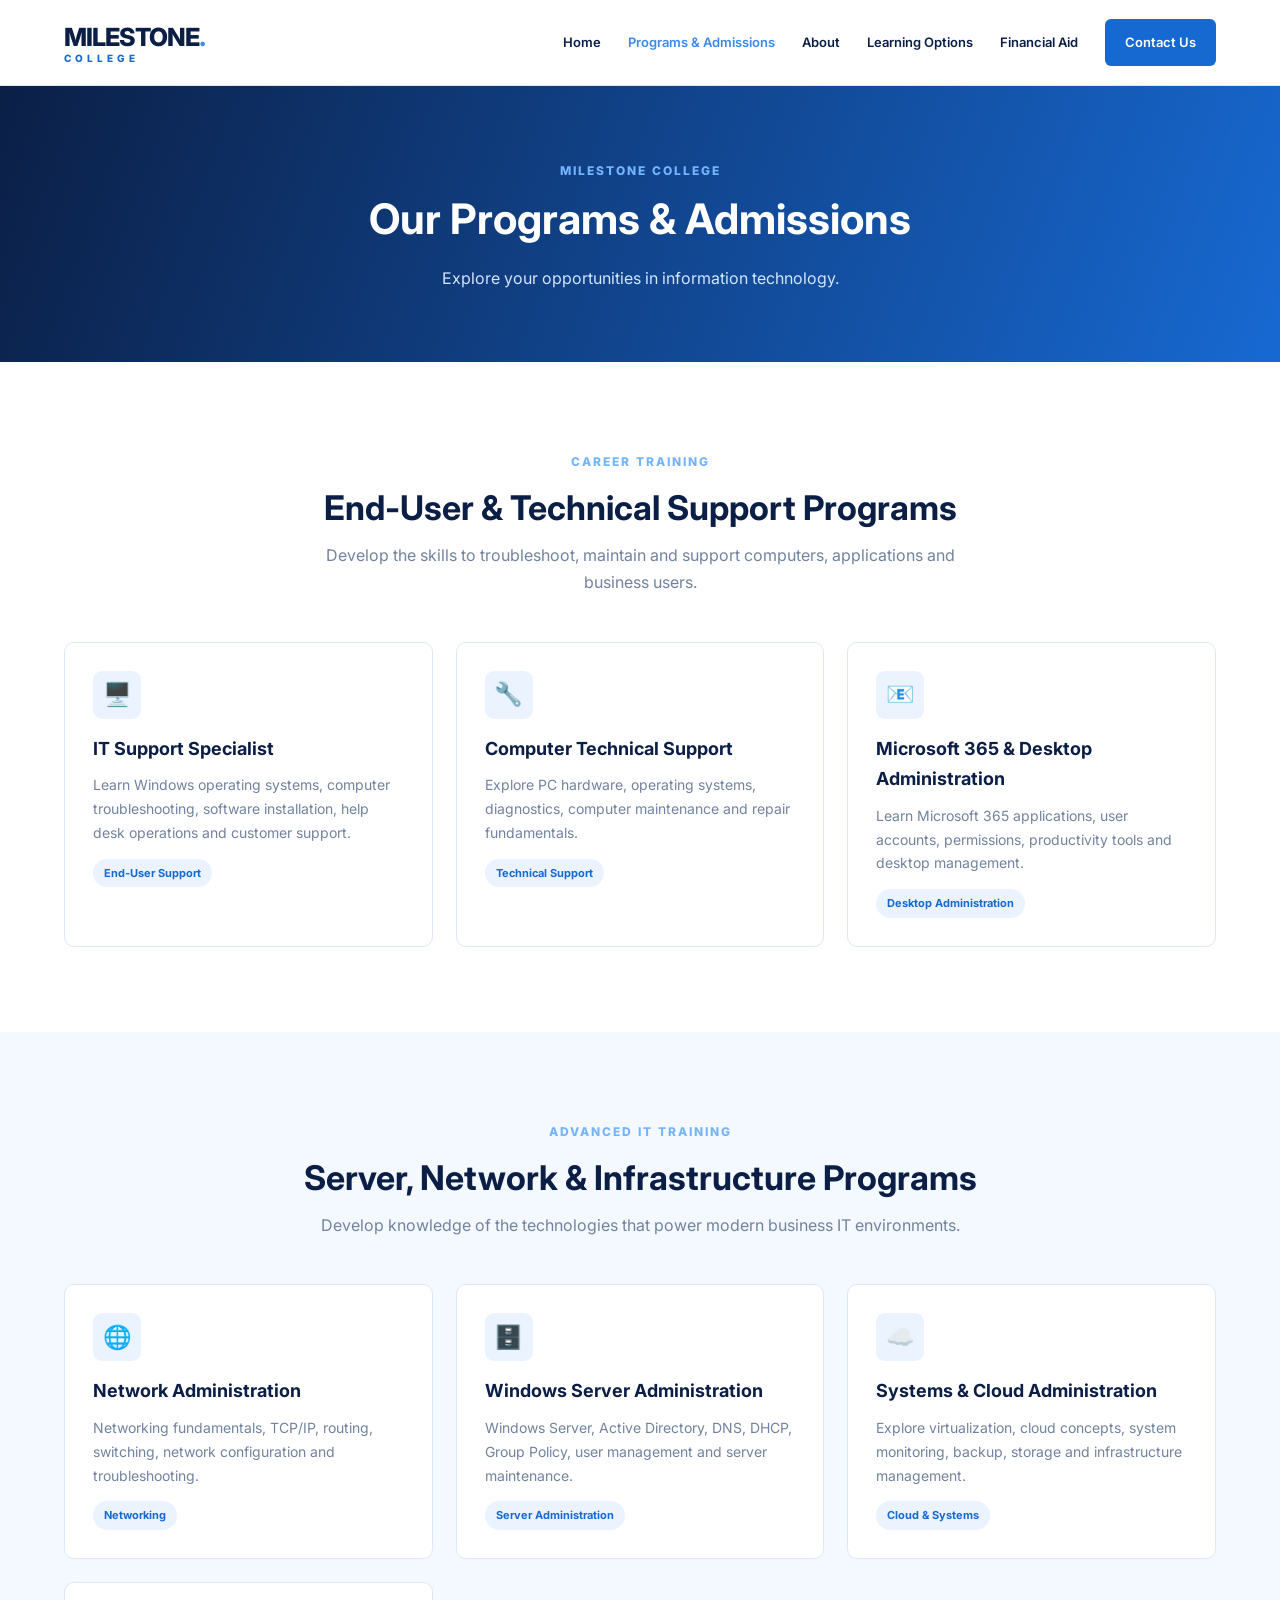
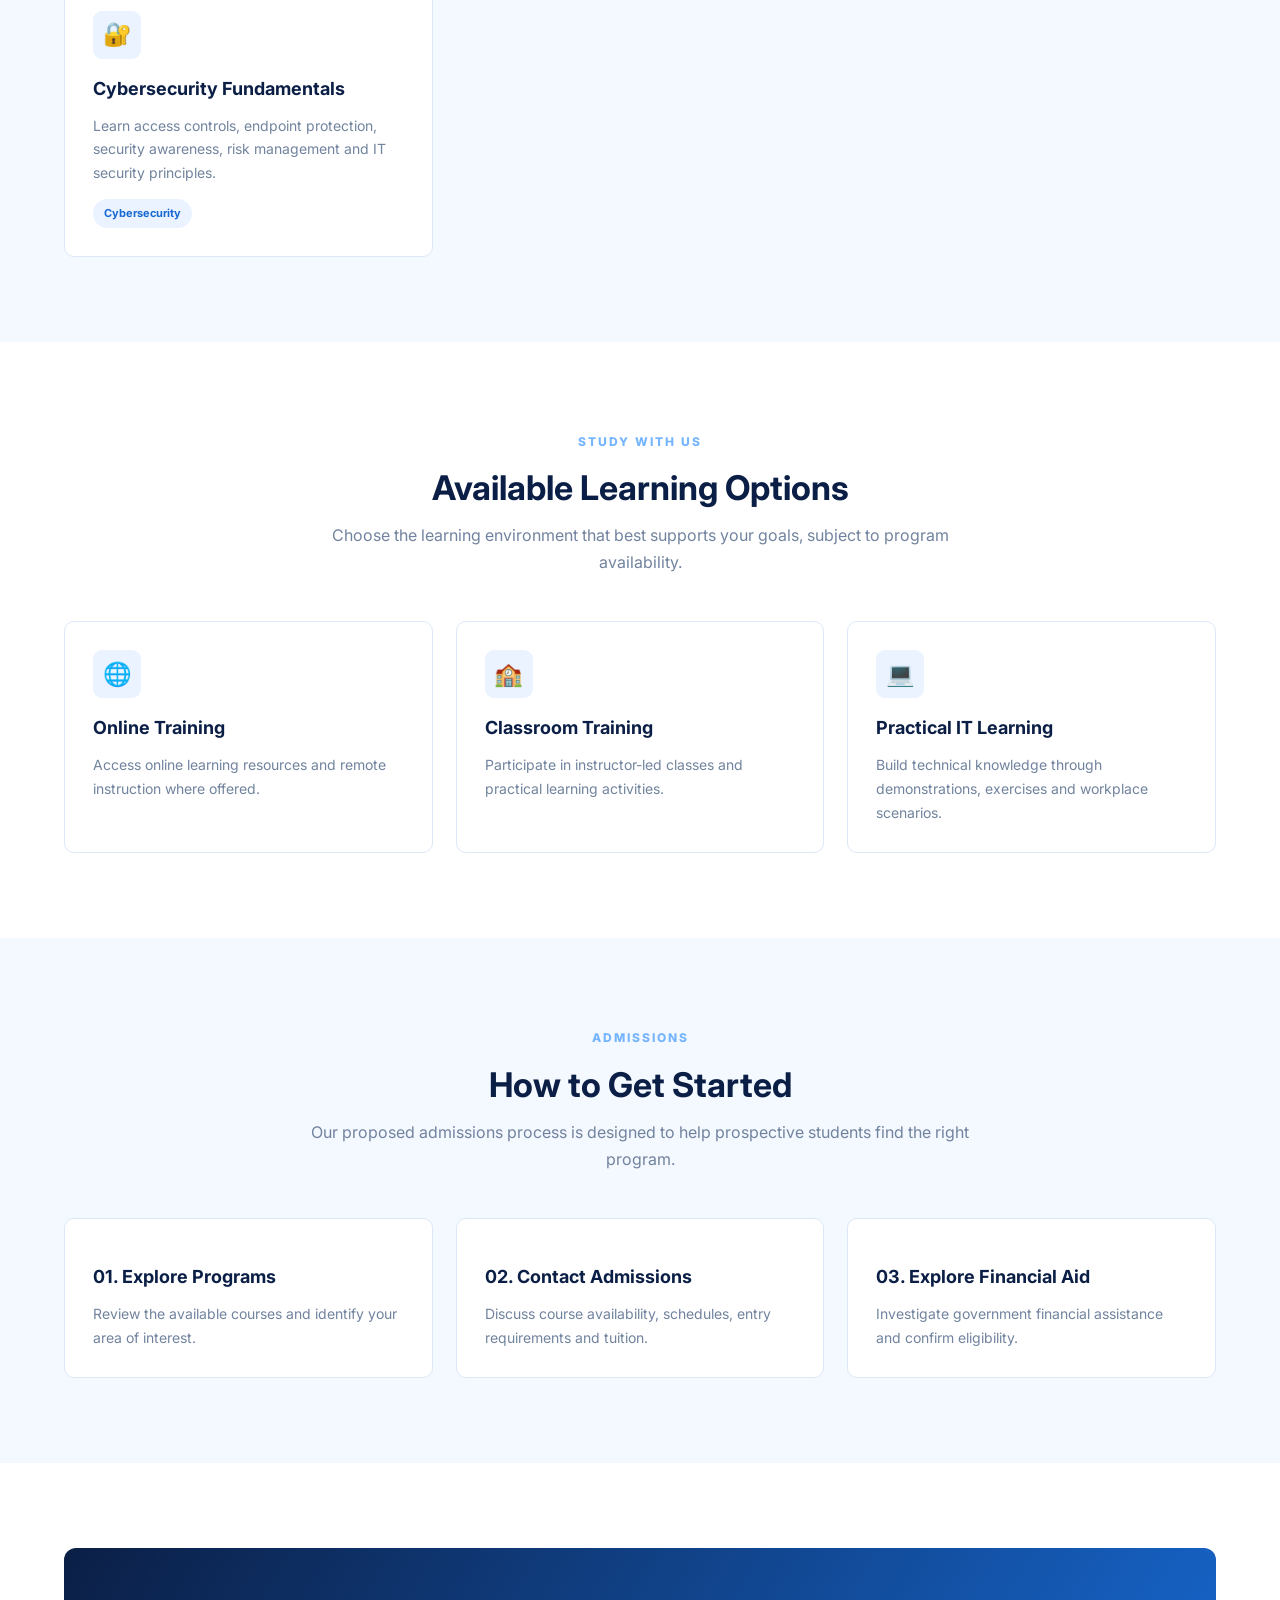
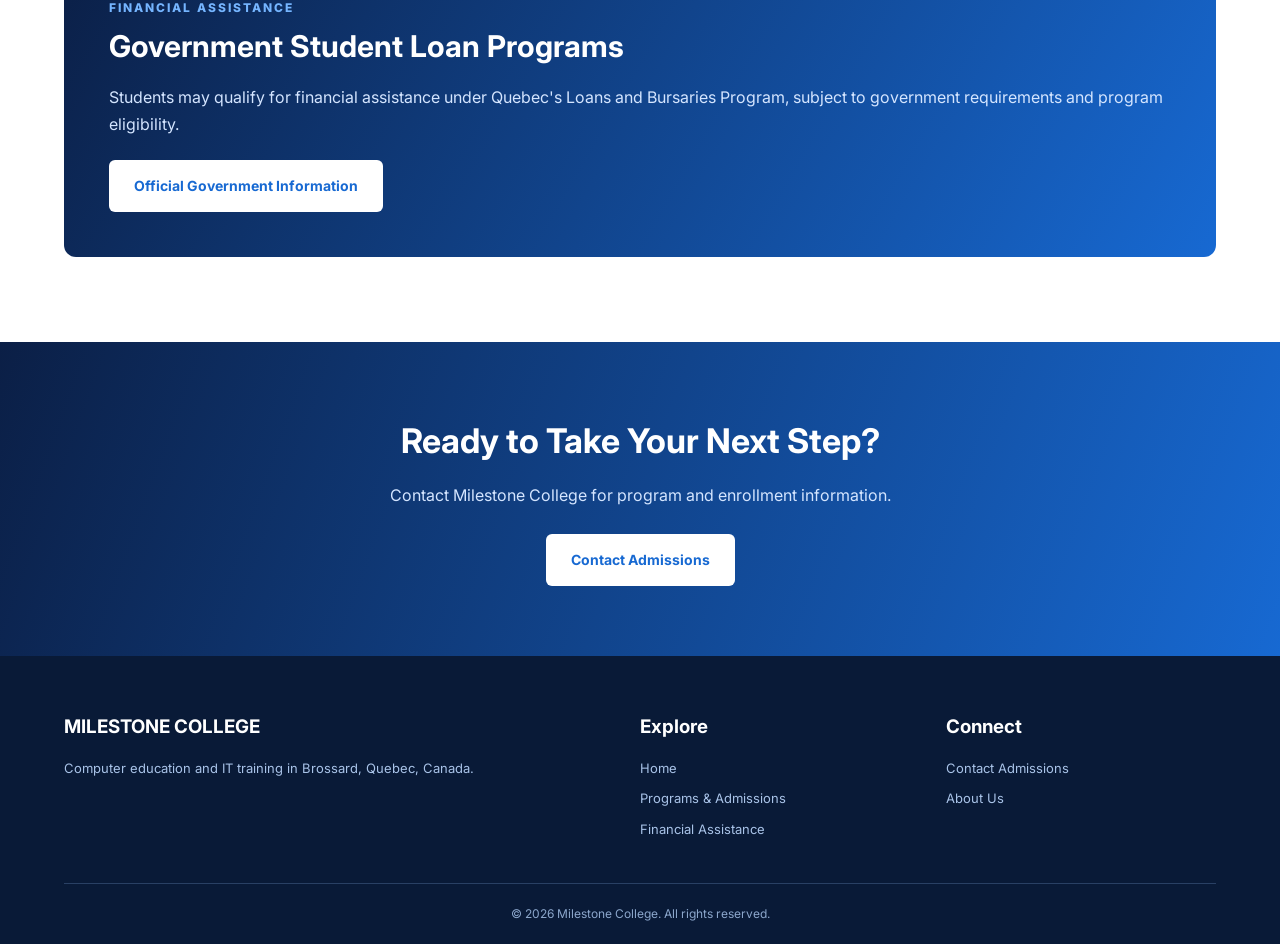
<file: programs.html>
<!DOCTYPE html>
<html lang="en">
<head>
<meta charset="UTF-8">
<meta name="viewport" content="width=device-width, initial-scale=1.0">
<title>Programs & Admissions | Milestone College</title>
<meta name="description" content="Explore IT support, networking, Windows Server and cloud administration programs at Milestone College.">
<link rel="stylesheet" href="style.css">
</head>
<body>

<header>
<div class="container navbar">
<a href="index.html" class="logo">MILESTONE<span>.</span><small>COLLEGE</small></a>

<nav>
<a href="index.html">Home</a>
<a class="active" href="programs.html">Programs & Admissions</a>
<a href="index.html#about">About</a>
<a href="index.html#learning">Learning Options</a>
<a href="index.html#financial">Financial Aid</a>
<a href="index.html#contact" class="nav-cta">Contact Us</a>
</nav>
</div>
</header>

<main>

<div class="page-banner">
<div class="container">
<span class="eyebrow">Milestone College</span>
<h1>Our Programs & Admissions</h1>
<p>Explore your opportunities in information technology.</p>
</div>
</div>

<!-- END USER SUPPORT -->

<section>
<div class="container">

<div class="section-heading">
<span class="eyebrow">Career Training</span>
<h2>End-User & Technical Support Programs</h2>
<p>
Develop the skills to troubleshoot, maintain and support
computers, applications and business users.
</p>
</div>

<div class="grid">

<div class="card">
<div class="card-icon">🖥️</div>
<h3>IT Support Specialist</h3>
<p>
Learn Windows operating systems, computer troubleshooting,
software installation, help desk operations and customer support.
</p>
<span class="tag">End-User Support</span>
</div>

<div class="card">
<div class="card-icon">🔧</div>
<h3>Computer Technical Support</h3>
<p>
Explore PC hardware, operating systems, diagnostics,
computer maintenance and repair fundamentals.
</p>
<span class="tag">Technical Support</span>
</div>

<div class="card">
<div class="card-icon">📧</div>
<h3>Microsoft 365 & Desktop Administration</h3>
<p>
Learn Microsoft 365 applications, user accounts,
permissions, productivity tools and desktop management.
</p>
<span class="tag">Desktop Administration</span>
</div>

</div>
</div>
</section>

<!-- SERVER SUPPORT -->

<section class="light-section">
<div class="container">

<div class="section-heading">
<span class="eyebrow">Advanced IT Training</span>
<h2>Server, Network & Infrastructure Programs</h2>
<p>
Develop knowledge of the technologies that power
modern business IT environments.
</p>
</div>

<div class="grid">

<div class="card">
<div class="card-icon">🌐</div>
<h3>Network Administration</h3>
<p>
Networking fundamentals, TCP/IP, routing, switching,
network configuration and troubleshooting.
</p>
<span class="tag">Networking</span>
</div>

<div class="card">
<div class="card-icon">🗄️</div>
<h3>Windows Server Administration</h3>
<p>
Windows Server, Active Directory, DNS, DHCP,
Group Policy, user management and server maintenance.
</p>
<span class="tag">Server Administration</span>
</div>

<div class="card">
<div class="card-icon">☁️</div>
<h3>Systems & Cloud Administration</h3>
<p>
Explore virtualization, cloud concepts, system monitoring,
backup, storage and infrastructure management.
</p>
<span class="tag">Cloud & Systems</span>
</div>

<div class="card">
<div class="card-icon">🔐</div>
<h3>Cybersecurity Fundamentals</h3>
<p>
Learn access controls, endpoint protection, security
awareness, risk management and IT security principles.
</p>
<span class="tag">Cybersecurity</span>
</div>

</div>
</div>
</section>

<!-- LEARNING OPTIONS -->

<section>
<div class="container">

<div class="section-heading">
<span class="eyebrow">Study With Us</span>
<h2>Available Learning Options</h2>
<p>Choose the learning environment that best supports your goals, subject to program availability.</p>
</div>

<div class="grid">

<div class="card">
<div class="card-icon">🌐</div>
<h3>Online Training</h3>
<p>Access online learning resources and remote instruction where offered.</p>
</div>

<div class="card">
<div class="card-icon">🏫</div>
<h3>Classroom Training</h3>
<p>Participate in instructor-led classes and practical learning activities.</p>
</div>

<div class="card">
<div class="card-icon">💻</div>
<h3>Practical IT Learning</h3>
<p>Build technical knowledge through demonstrations, exercises and workplace scenarios.</p>
</div>

</div>
</div>
</section>

<!-- ADMISSIONS -->

<section class="light-section">
<div class="container">

<div class="section-heading">
<span class="eyebrow">Admissions</span>
<h2>How to Get Started</h2>
<p>Our proposed admissions process is designed to help prospective students find the right program.</p>
</div>

<div class="grid">

<div class="card">
<h3>01. Explore Programs</h3>
<p>Review the available courses and identify your area of interest.</p>
</div>

<div class="card">
<h3>02. Contact Admissions</h3>
<p>Discuss course availability, schedules, entry requirements and tuition.</p>
</div>

<div class="card">
<h3>03. Explore Financial Aid</h3>
<p>Investigate government financial assistance and confirm eligibility.</p>
</div>

</div>
</div>
</section>

<!-- FINANCIAL ASSISTANCE -->

<section>
<div class="container">
<div class="aid-box">
<span class="eyebrow">Financial Assistance</span>
<h2>Government Student Loan Programs</h2>
<p>
Students may qualify for financial assistance under
Quebec's Loans and Bursaries Program, subject to
government requirements and program eligibility.
</p>
<a href="https://www.quebec.ca/en/education/student-financial-assistance"
target="_blank" rel="noopener" class="btn btn-white">
Official Government Information
</a>
</div>
</div>
</section>

<!-- CONTACT -->

<section class="cta">
<h2>Ready to Take Your Next Step?</h2>
<p>Contact Milestone College for program and enrollment information.</p>
<a href="index.html#contact" class="btn btn-white">Contact Admissions</a>
</section>

</main>

<footer>
<div class="container">

<div class="footer-grid">
<div>
<h3>MILESTONE COLLEGE</h3>
<p>Computer education and IT training in Brossard, Quebec, Canada.</p>
</div>

<div>
<h3>Explore</h3>
<a href="index.html">Home</a>
<a href="programs.html">Programs & Admissions</a>
<a href="index.html#financial">Financial Assistance</a>
</div>

<div>
<h3>Connect</h3>
<a href="index.html#contact">Contact Admissions</a>
<a href="index.html#about">About Us</a>
</div>
</div>

<div class="copyright">
© 2026 Milestone College. All rights reserved.
</div>

</div>
</footer>

</body>
</html>
</file>
<file: style.css>
@import url('https://fonts.googleapis.com/css2?family=Inter:wght@400;500;600;700;800&display=swap');

:root {
  --navy: #0b1f46;
  --dark-blue: #123c78;
  --blue: #1769d2;
  --bright-blue: #3989ef;
  --sky: #75b5ff;
  --pale-blue: #eaf3ff;
  --light-blue: #f4f8ff;
  --white: #ffffff;
  --text: #243b5b;
  --muted: #71839e;
  --border: #dce8f7;
}

* {
  margin: 0;
  padding: 0;
  box-sizing: border-box;
}

html {
  scroll-behavior: smooth;
}

body {
  font-family: 'Inter', sans-serif;
  color: var(--text);
  background: var(--white);
  line-height: 1.7;
}

a {
  color: inherit;
  text-decoration: none;
}

.container {
  width: min(1160px, 90%);
  margin: auto;
}

/* HEADER */

header {
  background: white;
  border-bottom: 1px solid var(--border);
  position: sticky;
  top: 0;
  z-index: 100;
}

.navbar {
  min-height: 85px;
  display: flex;
  justify-content: space-between;
  align-items: center;
  gap: 20px;
}

.logo {
  font-size: 25px;
  font-weight: 800;
  color: var(--navy);
  letter-spacing: -1px;
  line-height: 1.2;
}

.logo span {
  color: var(--bright-blue);
}

.logo small {
  display: block;
  font-size: 10px;
  letter-spacing: 4px;
  color: var(--blue);
}

nav {
  display: flex;
  align-items: center;
  gap: 27px;
}

nav a {
  font-size: 13px;
  font-weight: 600;
  color: var(--navy);
}

nav a:hover,
nav a.active {
  color: var(--bright-blue);
}

.nav-cta {
  background: var(--blue);
  color: white;
  padding: 12px 20px;
  border-radius: 6px;
}

.nav-cta:hover {
  color: white;
  background: var(--navy);
}

/* BUTTONS */

.btn {
  display: inline-block;
  padding: 14px 25px;
  background: var(--blue);
  color: white;
  border-radius: 6px;
  font-weight: 700;
  font-size: 14px;
  transition: .2s;
}

.btn:hover {
  background: var(--navy);
  transform: translateY(-2px);
}

.btn-white {
  background: white;
  color: var(--blue);
}

.btn-white:hover {
  background: var(--pale-blue);
  color: var(--navy);
}

.btn-outline {
  border: 1px solid #8bbaff;
  color: white;
  background: transparent;
}

.btn-outline:hover {
  background: white;
  color: var(--blue);
}

/* HERO */

.hero {
  background: linear-gradient(120deg, #0b1f46, #164b91);
  padding: 100px 0;
  color: white;
}

.hero-grid {
  display: grid;
  grid-template-columns: 1.1fr .9fr;
  gap: 55px;
  align-items: center;
}

.eyebrow {
  color: var(--sky);
  font-size: 12px;
  text-transform: uppercase;
  font-weight: 800;
  letter-spacing: 2px;
}

.hero h1 {
  font-size: clamp(38px, 5vw, 58px);
  line-height: 1.13;
  letter-spacing: -2px;
  margin: 20px 0;
}

.hero p {
  color: #d3e5ff;
  font-size: 16px;
  margin-bottom: 30px;
  max-width: 560px;
}

.hero-buttons {
  display: flex;
  gap: 12px;
  flex-wrap: wrap;
}

.hero-image {
  width: 100%;
  height: 400px;
  object-fit: cover;
  border-radius: 12px;
  border: 4px solid #ffffff20;
}

/* GENERAL SECTIONS */

section {
  padding: 85px 0;
}

.section-heading {
  max-width: 680px;
  text-align: center;
  margin: 0 auto 45px;
}

.section-heading h2 {
  color: var(--navy);
  font-size: 34px;
  line-height: 1.3;
  margin: 12px 0;
}

.section-heading p {
  color: var(--muted);
}

.light-section {
  background: var(--light-blue);
}

.grid {
  display: grid;
  grid-template-columns: repeat(3, 1fr);
  gap: 23px;
}

.card {
  background: white;
  border: 1px solid var(--border);
  border-radius: 10px;
  padding: 28px;
  transition: .25s;
}

.card:hover {
  transform: translateY(-5px);
  box-shadow: 0 12px 30px #123c7815;
  border-color: var(--sky);
}

.card-icon {
  width: 48px;
  height: 48px;
  background: var(--pale-blue);
  color: var(--blue);
  display: grid;
  place-items: center;
  border-radius: 9px;
  font-size: 23px;
}

.card h3 {
  color: var(--navy);
  margin: 15px 0 9px;
  font-size: 18px;
}

.card p {
  color: var(--muted);
  font-size: 14px;
}

.tag {
  display: inline-block;
  background: var(--pale-blue);
  color: var(--blue);
  padding: 5px 11px;
  border-radius: 20px;
  font-size: 11px;
  font-weight: 700;
  margin-top: 14px;
}

/* SPLIT CONTENT */

.split {
  display: grid;
  grid-template-columns: 1fr 1fr;
  align-items: center;
  gap: 55px;
}

.split img {
  width: 100%;
  height: 390px;
  object-fit: cover;
  border-radius: 12px;
}

.split h2 {
  font-size: 34px;
  color: var(--navy);
  line-height: 1.3;
  margin: 12px 0;
}

.split p {
  color: var(--muted);
  margin-bottom: 18px;
}

.check-list {
  list-style: none;
  margin: 20px 0;
}

.check-list li {
  margin: 11px 0;
  font-size: 14px;
}

.check-list li::before {
  content: "✓";
  color: var(--blue);
  font-weight: 800;
  margin-right: 12px;
}

/* PAGE BANNER */

.page-banner {
  background: linear-gradient(110deg, var(--navy), var(--blue));
  text-align: center;
  color: white;
  padding: 70px 20px;
}

.page-banner h1 {
  font-size: 42px;
  margin-bottom: 10px;
}

.page-banner p {
  color: #d4e5ff;
}

/* FINANCIAL AID */

.aid-box {
  background: linear-gradient(120deg, var(--navy), var(--blue));
  border-radius: 12px;
  padding: 45px;
  color: white;
}

.aid-box h2 {
  font-size: 30px;
  margin-bottom: 12px;
}

.aid-box p {
  color: #d4e5ff;
  margin-bottom: 22px;
}

/* CONTACT FORM */

.contact-grid {
  display: grid;
  grid-template-columns: .8fr 1.2fr;
  gap: 35px;
}

form {
  background: white;
  padding: 30px;
  border: 1px solid var(--border);
  border-radius: 10px;
}

.form-group {
  margin-bottom: 18px;
}

label {
  display: block;
  font-size: 13px;
  font-weight: 700;
  margin-bottom: 7px;
  color: var(--navy);
}

input,
select,
textarea {
  width: 100%;
  padding: 13px;
  border: 1px solid var(--border);
  border-radius: 6px;
  font-family: inherit;
  font-size: 14px;
  background: white;
  color: var(--text);
}

textarea {
  min-height: 120px;
  resize: vertical;
}

input:focus,
select:focus,
textarea:focus {
  outline: 2px solid var(--sky);
  border-color: var(--blue);
}

/* CALL TO ACTION */

.cta {
  background: linear-gradient(110deg, var(--navy), var(--blue));
  text-align: center;
  color: white;
  padding: 70px 20px;
}

.cta h2 {
  font-size: 34px;
  margin-bottom: 12px;
}

.cta p {
  color: #d4e5ff;
  margin-bottom: 25px;
}

/* FOOTER */

footer {
  background: #091a37;
  color: white;
  padding: 55px 0 20px;
}

.footer-grid {
  display: grid;
  grid-template-columns: 2fr 1fr 1fr;
  gap: 35px;
  margin-bottom: 35px;
}

footer h3 {
  margin-bottom: 15px;
}

footer p,
footer a {
  font-size: 13px;
  color: #a9c3e8;
}

footer a {
  display: block;
  margin: 8px 0;
}

footer a:hover {
  color: white;
}

.copyright {
  text-align: center;
  border-top: 1px solid #294064;
  padding-top: 20px;
  color: #8ca7cc;
  font-size: 12px;
}

/* RESPONSIVE */

@media(max-width: 900px) {
  nav {
    gap: 12px;
  }

  nav a {
    font-size: 11px;
  }

  .grid {
    grid-template-columns: repeat(2, 1fr);
  }
}

@media(max-width: 700px) {
  .navbar {
    flex-direction: column;
    padding: 18px 0;
  }

  nav {
    flex-wrap: wrap;
    justify-content: center;
  }

  .hero {
    padding: 65px 0;
  }

  .hero-grid,
  .split,
  .contact-grid {
    grid-template-columns: 1fr;
  }

  .hero-image,
  .split img {
    height: 270px;
  }

  .grid,
  .footer-grid {
    grid-template-columns: 1fr;
  }

  .section-heading h2,
  .split h2 {
    font-size: 28px;
  }

  .page-banner h1 {
    font-size: 32px;
  }

  .aid-box {
    padding: 28px;
  }
}
</file>
